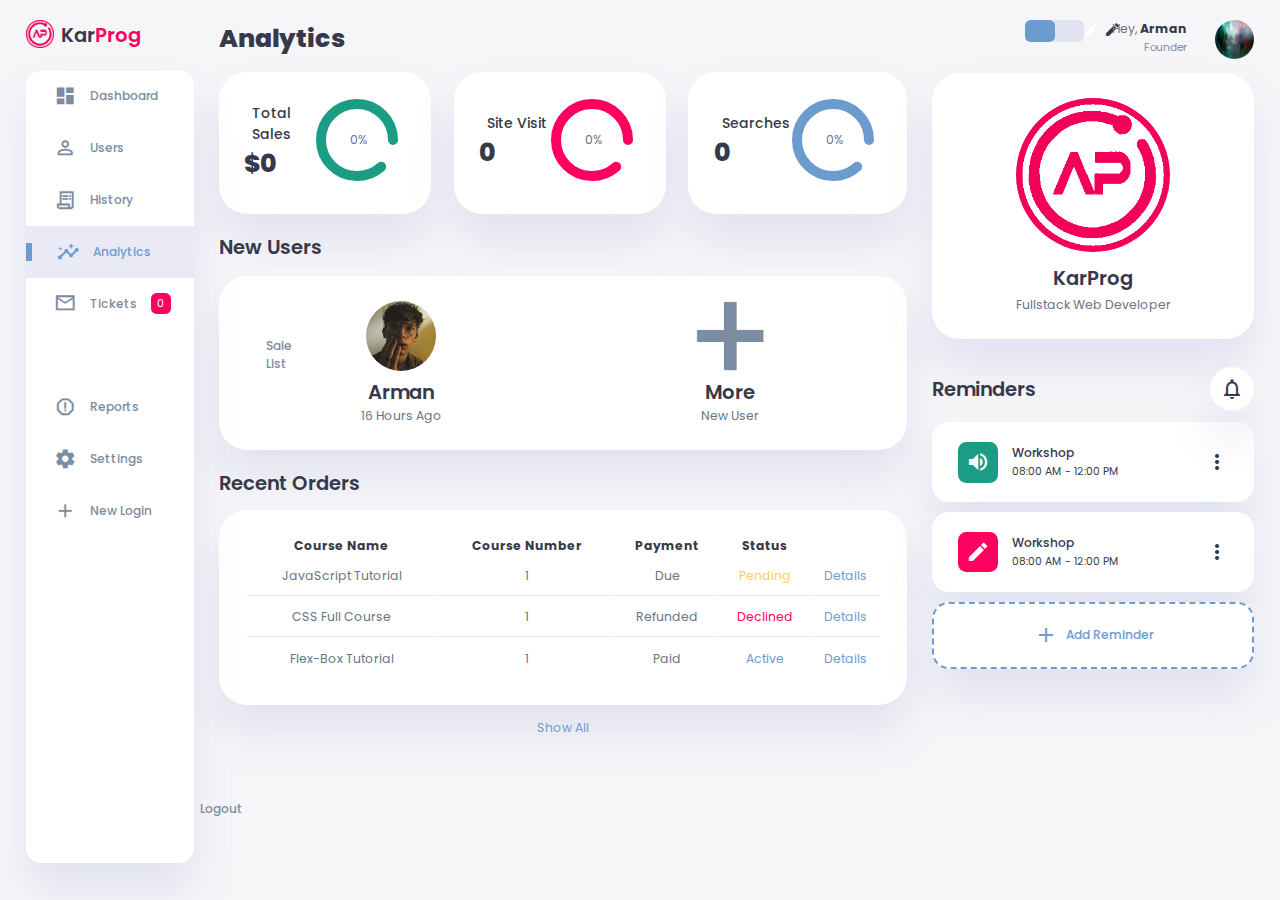
<file: index.html>
<!DOCTYPE html>
<html lang="en">

<head>
    <meta charset="UTF-8">
    <meta name="viewport" content="width=device-width, initial-scale=1.0">
    <link href="https://fonts.googleapis.com/icon?family=Material+Icons+Sharp" rel="stylesheet">
    <link rel="stylesheet" href="style.css">
    <title>Ini Adalah Website Uji Coba | KarProg</title>
</head>

<body>

    <div class="container">
        <!-- Sidebar Section -->
        <aside>
            <div class="toggle">
                <div class="logo">
                    <img src="images/logo.png">
                    <h2>Kar<span class="danger">Prog</span></h2>
                </div>
                <div class="close" id="close-btn">
                    <span class="material-icons-sharp">
                        close
                    </span>
                </div>
            </div>

            <div class="sidebar">
                <a href="#">
                    <span class="material-icons-sharp">
                        dashboard
                    </span>
                    <h3>Dashboard</h3>
                </a>
                <a href="#">
                    <span class="material-icons-sharp">
                        person_outline
                    </span>
                    <h3>Users</h3>
                </a>
                <a href="#">
                    <span class="material-icons-sharp">
                        receipt_long
                    </span>
                    <h3>History</h3>
                </a>
                <a href="#" class="active">
                    <span class="material-icons-sharp">
                        insights
                    </span>
                    <h3>Analytics</h3>
                </a>
                <a href="#">
                    <span class="material-icons-sharp">
                        mail_outline
                    </span>
                    <h3>Tickets</h3>
                    <span class="message-count">0</span>
                </a>
                <a href="#">
                    <span class="material-icons-sharp">
                        inventory
                    </span>
                    <h3>Sale List</h3>
                </a>
                <a href="#">
                    <span class="material-icons-sharp">
                        report_gmailerrorred
                    </span>
                    <h3>Reports</h3>
                </a>
                <a href="#">
                    <span class="material-icons-sharp">
                        settings
                    </span>
                    <h3>Settings</h3>
                </a>
                <a href="#">
                    <span class="material-icons-sharp">
                        add
                    </span>
                    <h3>New Login</h3>
                </a>
                <a href="#">
                    <span class="material-icons-sharp">
                        logout
                    </span>
                    <h3>Logout</h3>
                </a>
            </div>
        </aside>
        <!-- End of Sidebar Section -->

        <!-- Main Content -->
        <main>
            <h1>Analytics</h1>
            <!-- Analyses -->
            <div class="analyse">
                <div class="sales">
                    <div class="status">
                        <div class="info">
                            <h3>Total Sales</h3>
                            <h1>$0</h1>
                        </div>
                        <div class="progresss">
                            <svg>
                                <circle cx="38" cy="38" r="36"></circle>
                            </svg>
                            <div class="percentage">
                                <p>0%</p>
                            </div>
                        </div>
                    </div>
                </div>
                <div class="visits">
                    <div class="status">
                        <div class="info">
                            <h3>Site Visit</h3>
                            <h1>0</h1>
                        </div>
                        <div class="progresss">
                            <svg>
                                <circle cx="38" cy="38" r="36"></circle>
                            </svg>
                            <div class="percentage">
                                <p>0%</p>
                            </div>
                        </div>
                    </div>
                </div>
                <div class="searches">
                    <div class="status">
                        <div class="info">
                            <h3>Searches</h3>
                            <h1>0</h1>
                        </div>
                        <div class="progresss">
                            <svg>
                                <circle cx="38" cy="38" r="36"></circle>
                            </svg>
                            <div class="percentage">
                                <p>0%</p>
                            </div>
                        </div>
                    </div>
                </div>
            </div>
            <!-- End of Analyses -->

            <!-- New Users Section -->
            <div class="new-users">
                <h2>New Users</h2>
                <div class="user-list">
                    <div class="user">
                        <img src="images/profile-2.jpg">
                        <h2>Arman</h2>
                        <p>16 Hours Ago</p>
                    </div>
                    <div class="user">
                        <img src="images/plus.png">
                        <h2>More</h2>
                        <p>New User</p>
                    </div>
                </div>
            </div>
            <!-- End of New Users Section -->

            <!-- Recent Orders Table -->
            <div class="recent-orders">
                <h2>Recent Orders</h2>
                <table>
                    <thead>
                        <tr>
                            <th>Course Name</th>
                            <th>Course Number</th>
                            <th>Payment</th>
                            <th>Status</th>
                            <th></th>
                        </tr>
                    </thead>
                    <tbody></tbody>
                </table>
                <a href="#">Show All</a>
            </div>
            <!-- End of Recent Orders -->

        </main>
        <!-- End of Main Content -->

        <!-- Right Section -->
        <div class="right-section">
            <div class="nav">
                <button id="menu-btn">
                    <span class="material-icons-sharp">
                        menu
                    </span>
                </button>
                <div class="dark-mode">
                    <span class="material-icons-sharp active">
                        light_mode
                    </span>
                    <span class="material-icons-sharp">
                        dark_mode
                    </span>
                </div>

                <div class="profile">
                    <div class="info">
                        <p>Hey, <b>Arman</b></p>
                        <small class="text-muted">Founder</small>
                    </div>
                    <div class="profile-photo">
                        <img src="images/profile-1.jpg">
                    </div>
                </div>

            </div>
            <!-- End of Nav -->

            <div class="user-profile">
                <div class="logo">
                    <img src="images/logo.png">
                    <h2>KarProg</h2>
                    <p>Fullstack Web Developer</p>
                </div>
            </div>

            <div class="reminders">
                <div class="header">
                    <h2>Reminders</h2>
                    <span class="material-icons-sharp">
                        notifications_none
                    </span>
                </div>

                <div class="notification">
                    <div class="icon">
                        <span class="material-icons-sharp">
                            volume_up
                        </span>
                    </div>
                    <div class="content">
                        <div class="info">
                            <h3>Workshop</h3>
                            <small class="text_muted">
                                08:00 AM - 12:00 PM
                            </small>
                        </div>
                        <span class="material-icons-sharp">
                            more_vert
                        </span>
                    </div>
                </div>

                <div class="notification deactive">
                    <div class="icon">
                        <span class="material-icons-sharp">
                            edit
                        </span>
                    </div>
                    <div class="content">
                        <div class="info">
                            <h3>Workshop</h3>
                            <small class="text_muted">
                                08:00 AM - 12:00 PM
                            </small>
                        </div>
                        <span class="material-icons-sharp">
                            more_vert
                        </span>
                    </div>
                </div>

                <div class="notification add-reminder">
                    <div>
                        <span class="material-icons-sharp">
                            add
                        </span>
                        <h3>Add Reminder</h3>
                    </div>
                </div>

            </div>

        </div>


    </div>

    <script src="orders.js"></script>
    <script src="index.js"></script>
</body>

</html>
</file>
<file: style.css>
@import url('https://fonts.googleapis.com/css2?family=Poppins:wght@300;400;500;600;700;800&display=swap');

:root{
    --color-primary: #6C9BCF;
    --color-danger: #FF0060;
    --color-success: #1B9C85;
    --color-warning: #F7D060;
    --color-white: #fff;
    --color-info-dark: #7d8da1;
    --color-dark: #363949;
    --color-light: rgba(132, 139, 200, 0.18);
    --color-dark-variant: #677483;
    --color-background: #f6f6f9;

    --card-border-radius: 2rem;
    --border-radius-1: 0.4rem;
    --border-radius-2: 1.2rem;

    --card-padding: 1.8rem;
    --padding-1: 1.2rem;

    --box-shadow: 0 2rem 3rem var(--color-light);
}

.dark-mode-variables{
    --color-background: #181a1e;
    --color-white: #202528;
    --color-dark: #edeffd;
    --color-dark-variant: #a3bdcc;
    --color-light: rgba(0, 0, 0, 0.4);
    --box-shadow: 0 2rem 3rem var(--color-light);
}

*{
    margin: 0;
    padding: 0;
    outline: 0;
    appearance: 0;
    border: 0;
    text-decoration: none;
    box-sizing: border-box;
}

html{
    font-size: 14px;
}

body{
    width: 100vw;
    height: 100vh;
    font-family: 'Poppins', sans-serif;
    font-size: 0.88rem;
    user-select: none;
    overflow-x: hidden;
    color: var(--color-dark);
    background-color: var(--color-background);
}

a{
    color: var(--color-dark);
}

img{
    display: block;
    width: 100%;
    object-fit: cover;
}

h1{
    font-weight: 800;
    font-size: 1.8rem;
}

h2{
    font-weight: 600;
    font-size: 1.4rem;
}

h3{
    font-weight: 500;
    font-size: 0.87rem;
}

small{
    font-size: 0.76rem;
}

p{
    color: var(--color-dark-variant);
}

b{
    color: var(--color-dark);
}

.text-muted{
    color: var(--color-info-dark);
}

.primary{
    color: var(--color-primary);
}

.danger{
    color: var(--color-danger);
}

.success{
    color: var(--color-success);
}

.warning{
    color: var(--color-warning);
}

.container{
    display: grid;
    width: 96%;
    margin: 0 auto;
    gap: 1.8rem;
    grid-template-columns: 12rem auto 23rem;
}

aside{
    height: 100vh;
}

aside .toggle{
    display: flex;
    align-items: center;
    justify-content: space-between;
    margin-top: 1.4rem;
}

aside .toggle .logo{
    display: flex;
    gap: 0.5rem;
}

aside .toggle .logo img{
    width: 2rem;
    height: 2rem;
}

aside .toggle .close{
    padding-right: 1rem;
    display: none;
}

aside .sidebar{
    display: flex;
    flex-direction: column;
    background-color: var(--color-white);
    box-shadow: var(--box-shadow);
    border-radius: 15px;
    height: 88vh;
    position: relative;
    top: 1.5rem;
    transition: all 0.3s ease;
}

aside .sidebar:hover{
    box-shadow: none;
}

aside .sidebar a{
    display: flex;
    align-items: center;
    color: var(--color-info-dark);
    height: 3.7rem;
    gap: 1rem;
    position: relative;
    margin-left: 2rem;
    transition: all 0.3s ease;
}

aside .sidebar a span{
    font-size: 1.6rem;
    transition: all 0.3s ease;
}

aside .sidebar a:last-child{
    position: absolute;
    bottom: 2rem;
    width: 100%;
}

aside .sidebar a.active{
    width: 100%;
    color: var(--color-primary);
    background-color: var(--color-light);
    margin-left: 0;
}

aside .sidebar a.active::before{
    content: '';
    width: 6px;
    height: 18px;
    background-color: var(--color-primary);
}

aside .sidebar a.active span{
    color: var(--color-primary);
    margin-left: calc(1rem - 3px);
}

aside .sidebar a:hover{
    color: var(--color-primary);
}

aside .sidebar a:hover span{
    margin-left: 0.6rem;
}

aside .sidebar .message-count{
    background-color: var(--color-danger);
    padding: 2px 6px;
    color: var(--color-white);
    font-size: 11px;
    border-radius: var(--border-radius-1);
}

main{
    margin-top: 1.4rem;
}

main .analyse{
    display: grid;
    grid-template-columns: repeat(3, 1fr);
    gap: 1.6rem;
}

main .analyse > div{
    background-color: var(--color-white);
    padding: var(--card-padding);
    border-radius: var(--card-border-radius);
    margin-top: 1rem;
    box-shadow: var(--box-shadow);
    cursor: pointer;
    transition: all 0.3s ease;
}

main .analyse > div:hover{
    box-shadow: none;
}

main .analyse > div .status{
    display: flex;
    align-items: center;
    justify-content: space-between;
}

main .analyse h3{
    margin-left: 0.6rem;
    font-size: 1rem;
}

main .analyse .progresss{
    position: relative;
    width: 92px;
    height: 92px;
    border-radius: 50%;
}

main .analyse svg{
    width: 7rem;
    height: 7rem;
}

main .analyse svg circle{
    fill: none;
    stroke-width: 10;
    stroke-linecap: round;
    transform: translate(5px, 5px);
}

main .analyse .sales svg circle{
    stroke: var(--color-success);
    stroke-dashoffset: -30;
    stroke-dasharray: 200;
}

main .analyse .visits svg circle{
    stroke: var(--color-danger);
    stroke-dashoffset: -30;
    stroke-dasharray: 200;
}

main .analyse .searches svg circle{
    stroke: var(--color-primary);
    stroke-dashoffset: -30;
    stroke-dasharray: 200;
}

main .analyse .progresss .percentage{
    position: absolute;
    top: -3px;
    left: -1px;
    display: flex;
    align-items: center;
    justify-content: center;
    height: 100%;
    width: 100%;
}

main .new-users{
    margin-top: 1.3rem;
}

main .new-users .user-list{
    background-color: var(--color-white);
    padding: var(--card-padding);
    border-radius: var(--card-border-radius);
    margin-top: 1rem;
    box-shadow: var(--box-shadow);
    display: flex;
    justify-content: space-around;
    flex-wrap: wrap;
    gap: 1.4rem;
    cursor: pointer;
    transition: all 0.3s ease;
}

main .new-users .user-list:hover{
    box-shadow: none;
}

main .new-users .user-list .user{
    display: flex;
    flex-direction: column;
    align-items: center;
    justify-content: center;
}

main .new-users .user-list .user img{
    width: 5rem;
    height: 5rem;
    margin-bottom: 0.4rem;
    border-radius: 50%;
}

main .recent-orders{
    margin-top: 1.3rem;
}

main .recent-orders h2{
    margin-bottom: 0.8rem;
}

main .recent-orders table{
    background-color: var(--color-white);
    width: 100%;
    padding: var(--card-padding);
    text-align: center;
    box-shadow: var(--box-shadow);
    border-radius: var(--card-border-radius);
    transition: all 0.3s ease;
}

main .recent-orders table:hover{
    box-shadow: none;
}

main table tbody td{
    height: 2.8rem;
    border-bottom: 1px solid var(--color-light);
    color: var(--color-dark-variant);
}

main table tbody tr:last-child td{
    border: none;
}

main .recent-orders a{
    text-align: center;
    display: block;
    margin: 1rem auto;
    color: var(--color-primary);
}

.right-section{
    margin-top: 1.4rem;
}

.right-section .nav{
    display: flex;
    justify-content: end;
    gap: 2rem;
}

.right-section .nav button{
    display: none;
}

.right-section .dark-mode{
    background-color: var(--color-light);
    display: flex;
    justify-content: space-between;
    align-items: center;
    height: 1.6rem;
    width: 4.2rem;
    cursor: pointer;
    border-radius: var(--border-radius-1);
}

.right-section .dark-mode span{
    font-size: 1.2rem;
    width: 50%;
    height: 100%;
    display: flex;
    align-items: center;
    justify-content: center;
}

.right-section .dark-mode span.active{
    background-color: var(--color-primary);
    color: white;
    border-radius: var(--border-radius-1);
}

.right-section .nav .profile{
    display: flex;
    gap: 2rem;
    text-align: right;
}

.right-section .nav .profile .profile-photo{
    width: 2.8rem;
    height: 2.8rem;
    border-radius: 50%;
    overflow: hidden;
}

.right-section .user-profile{
    display: flex;
    justify-content: center;
    text-align: center;
    margin-top: 1rem;
    background-color: var(--color-white);
    padding: var(--card-padding);
    border-radius: var(--card-border-radius);
    box-shadow: var(--box-shadow);
    cursor: pointer;
    transition: all 0.3s ease;
}

.right-section .user-profile:hover{
    box-shadow: none;
}

.right-section .user-profile img{
    width: 11rem;
    height: auto;
    margin-bottom: 0.8rem;
    border-radius: 50%;
}

.right-section .user-profile h2{
    margin-bottom: 0.2rem;
}

.right-section .reminders{
    margin-top: 2rem;
}

.right-section .reminders .header{
    display: flex;
    align-items: center;
    justify-content: space-between;
    margin-bottom: 0.8rem;
}

.right-section .reminders .header span{
    padding: 10px;
    box-shadow: var(--box-shadow);
    background-color: var(--color-white);
    border-radius: 50%;
}

.right-section .reminders .notification{
    background-color: var(--color-white);
    display: flex;
    align-items: center;
    gap: 1rem;
    margin-bottom: 0.7rem;
    padding: 1.4rem var(--card-padding);
    border-radius: var(--border-radius-2);
    box-shadow: var(--box-shadow);
    cursor: pointer;
    transition: all 0.3s ease;
}

.right-section .reminders .notification:hover{
    box-shadow: none;
}

.right-section .reminders .notification .content{
    display: flex;
    justify-content: space-between;
    align-items: center;
    margin: 0;
    width: 100%;
}

.right-section .reminders .notification .icon{
    padding: 0.6rem;
    color: var(--color-white);
    background-color: var(--color-success);
    border-radius: 20%;
    display: flex;
}

.right-section .reminders .notification.deactive .icon{
    background-color: var(--color-danger);
}

.right-section .reminders .add-reminder{
    background-color: var(--color-white);
    border: 2px dashed var(--color-primary);
    color: var(--color-primary);
    display: flex;
    align-items: center;
    justify-content: center;
    cursor: pointer;
}

.right-section .reminders .add-reminder:hover{
    background-color: var(--color-primary);
    color: white;
}

.right-section .reminders .add-reminder div{
    display: flex;
    align-items: center;
    gap: 0.6rem;
}

@media screen and (max-width: 1200px) {
    .container{
        width: 95%;
        grid-template-columns: 7rem auto 23rem;
    }

    aside .logo h2{
        display: none;
    }

    aside .sidebar h3{
        display: none;
    }

    aside .sidebar a{
        width: 5.6rem;
    }

    aside .sidebar a:last-child{
        position: relative;
        margin-top: 1.8rem;
    }

    main .analyse{
        grid-template-columns: 1fr;
        gap: 0;
    }

    main .new-users .user-list .user{
        flex-basis: 40%;
    }

    main .recent-orders {
        width: 94%;
        position: absolute;
        left: 50%;
        transform: translateX(-50%);
        margin: 2rem 0 0 0.8rem;
    }

    main .recent-orders table{
        width: 83vw;
    }

    main table thead tr th:last-child,
    main table thead tr th:first-child{
        display: none;
    }

    main table tbody tr td:last-child,
    main table tbody tr td:first-child{
        display: none;
    }

}

@media screen and (max-width: 768px) {
    .container{
        width: 100%;
        grid-template-columns: 1fr;
        padding: 0 var(--padding-1);
    }

    aside{
        position: fixed;
        background-color: var(--color-white);
        width: 15rem;
        z-index: 3;
        box-shadow: 1rem 3rem 4rem var(--color-light);
        height: 100vh;
        left: -100%;
        display: none;
        animation: showMenu 0.4s ease forwards;
    }

    @keyframes showMenu {
       to{
        left: 0;
       } 
    }

    aside .logo{
        margin-left: 1rem;
    }

    aside .logo h2{
        display: inline;
    }

    aside .sidebar h3{
        display: inline;
    }

    aside .sidebar a{
        width: 100%;
        height: 3.4rem;
    }

    aside .sidebar a:last-child{
        position: absolute;
        bottom: 5rem;
    }

    aside .toggle .close{
        display: inline-block;
        cursor: pointer;
    }

    main{
        margin-top: 8rem;
        padding: 0 1rem;
    }

    main .new-users .user-list .user{
        flex-basis: 35%;
    }

    main .recent-orders{
        position: relative;
        margin: 3rem 0 0 0;
        width: 100%;
    }

    main .recent-orders table{
        width: 100%;
        margin: 0;
    }

    .right-section{
        width: 94%;
        margin: 0 auto 4rem;
    }

    .right-section .nav{
        position: fixed;
        top: 0;
        left: 0;
        align-items: center;
        background-color: var(--color-white);
        padding: 0 var(--padding-1);
        height: 4.6rem;
        width: 100%;
        z-index: 2;
        box-shadow: 0 1rem 1rem var(--color-light);
        margin: 0;
    }

    .right-section .nav .dark-mode{
        width: 4.4rem;
        position: absolute;
        left: 66%;
    }

    .right-section .profile .info{
        display: none;
    }

    .right-section .nav button{
        display: inline-block;
        background-color: transparent;
        cursor: pointer;
        color: var(--color-dark);
        position: absolute;
        left: 1rem;
    }

    .right-section .nav button span{
        font-size: 2rem;
    }

}
</file>
